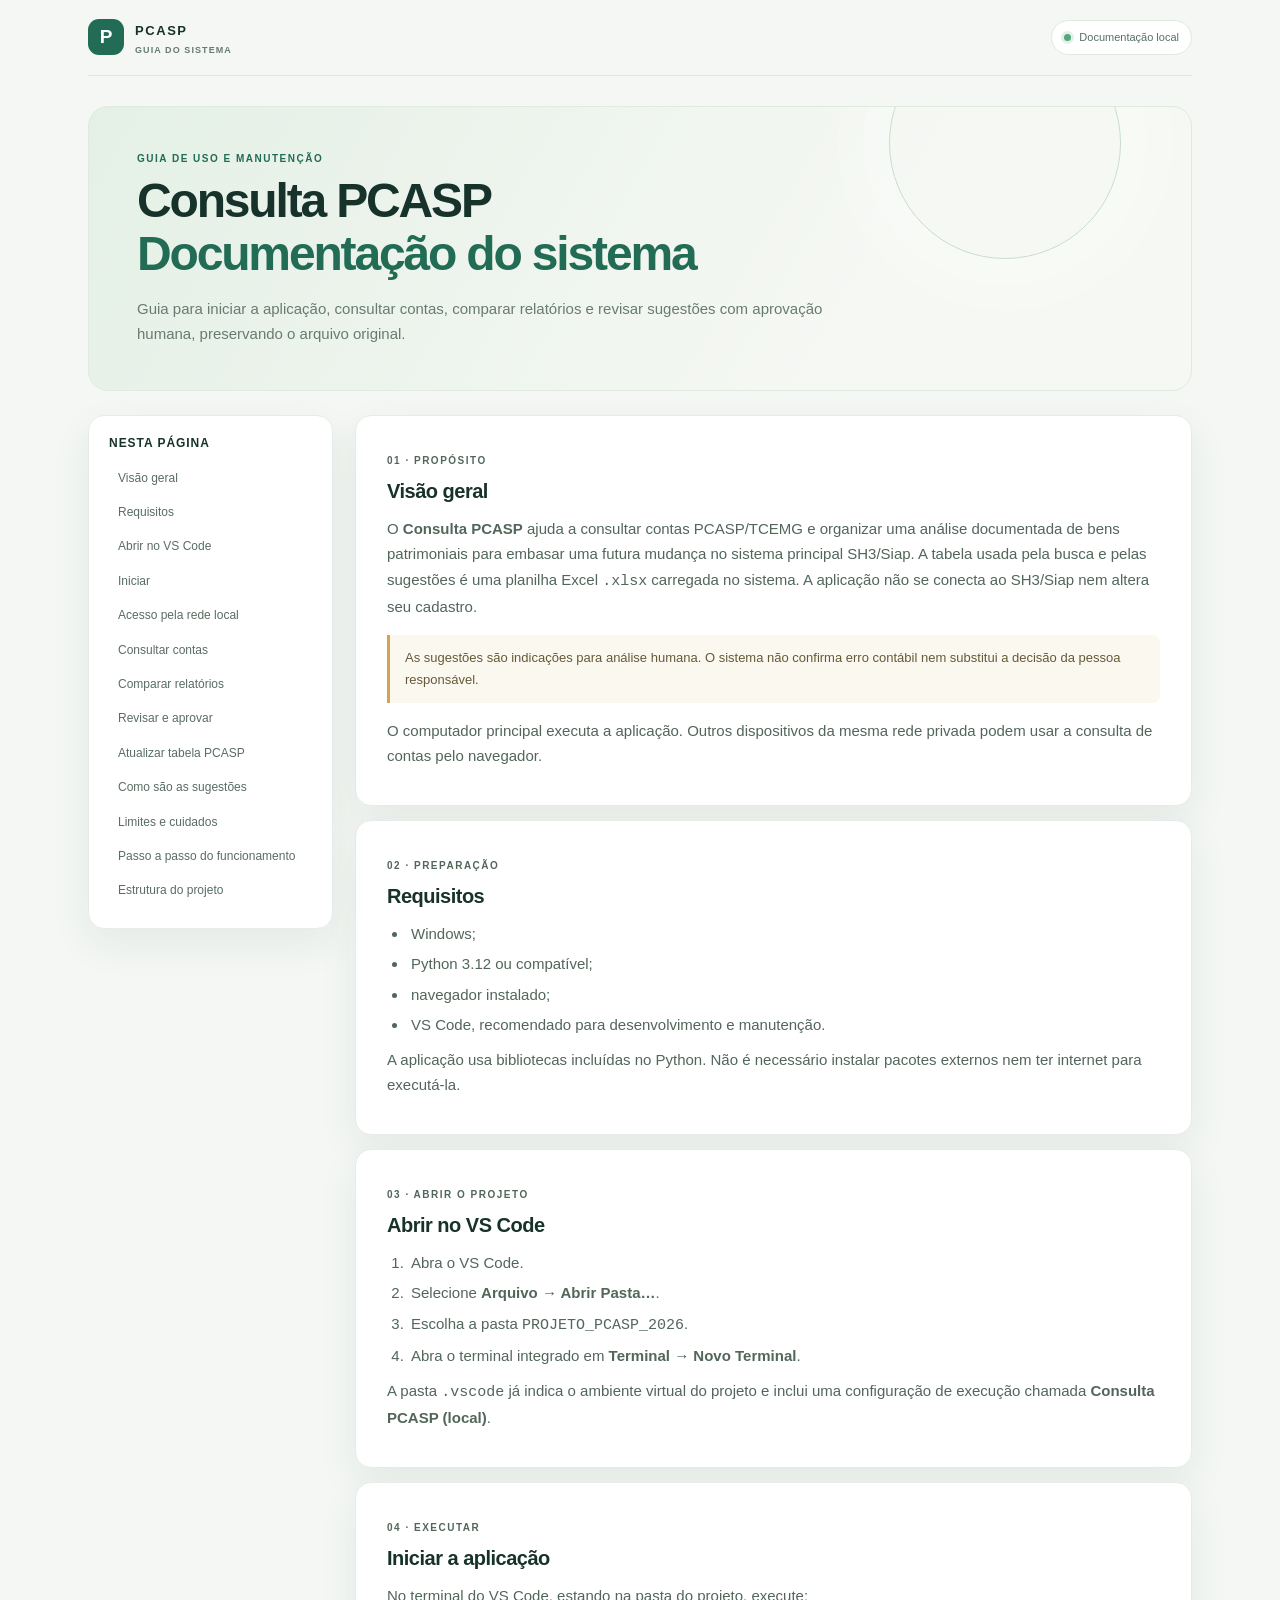
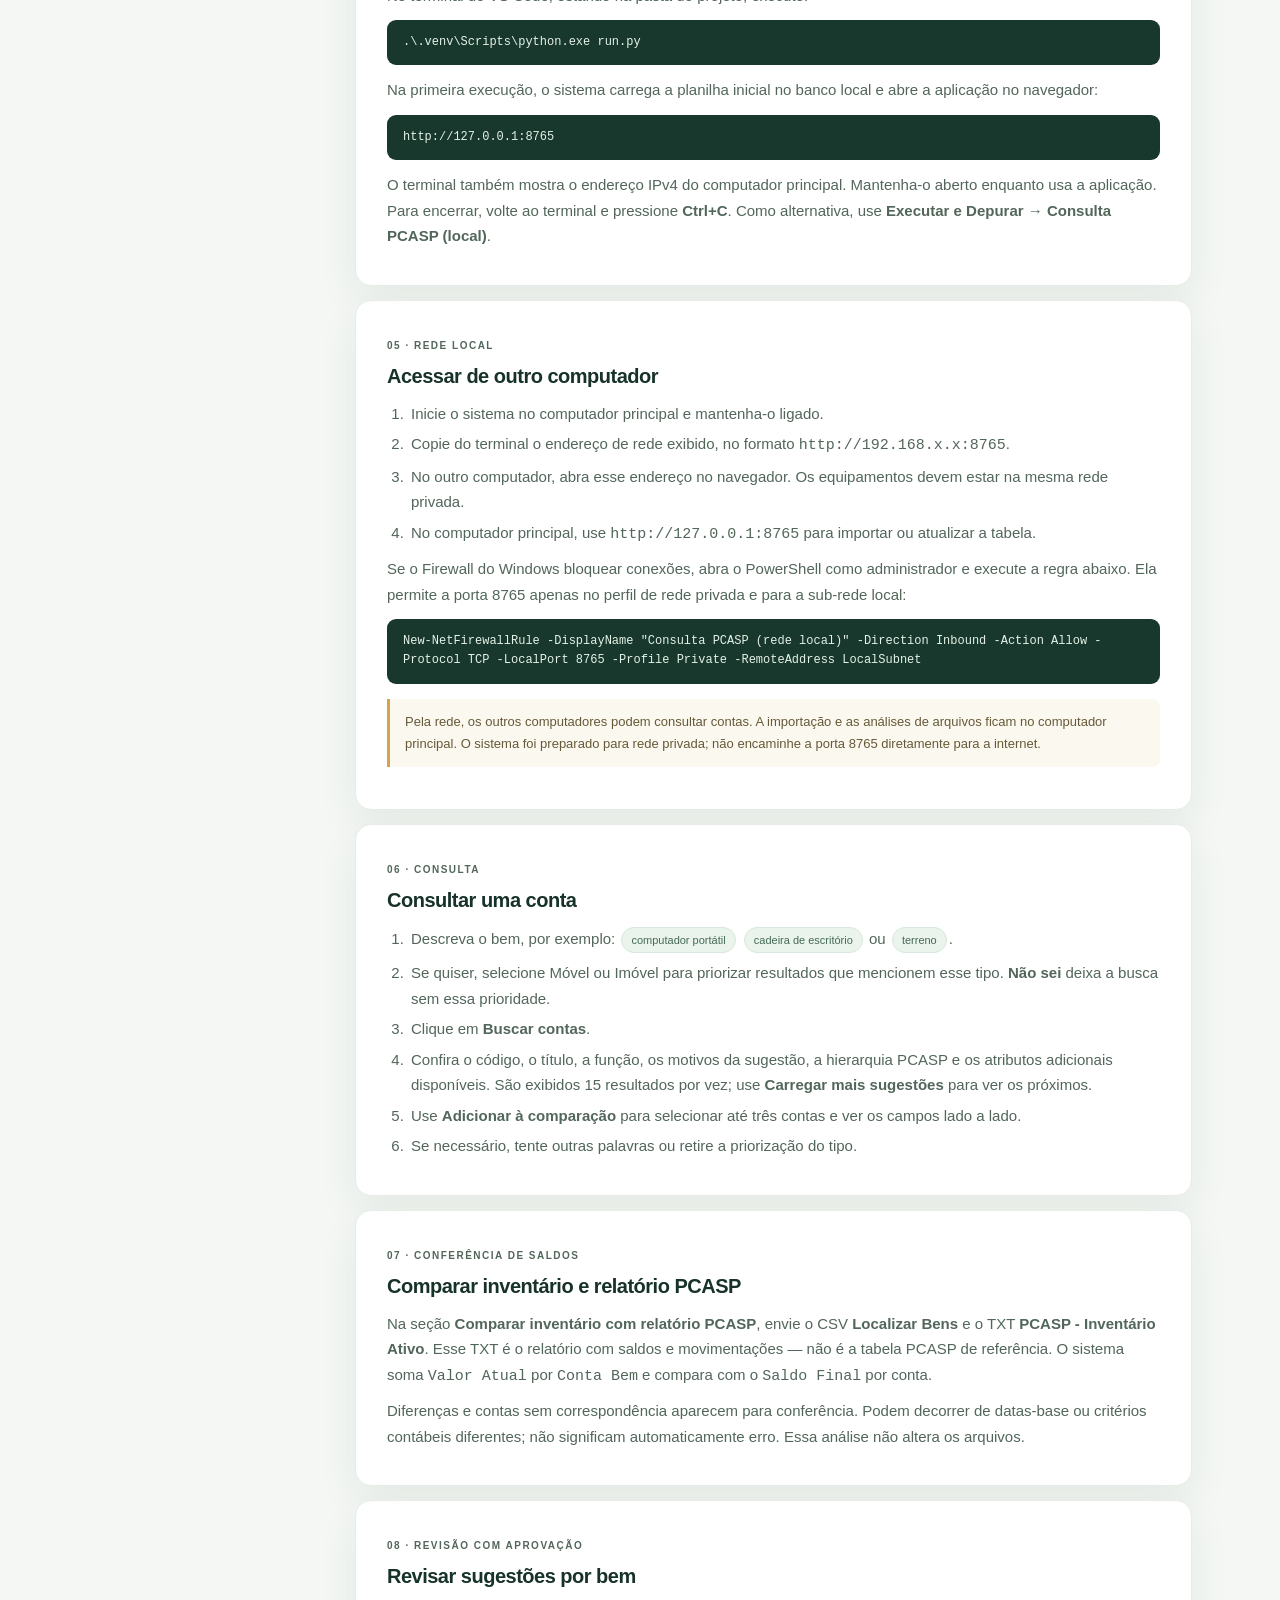
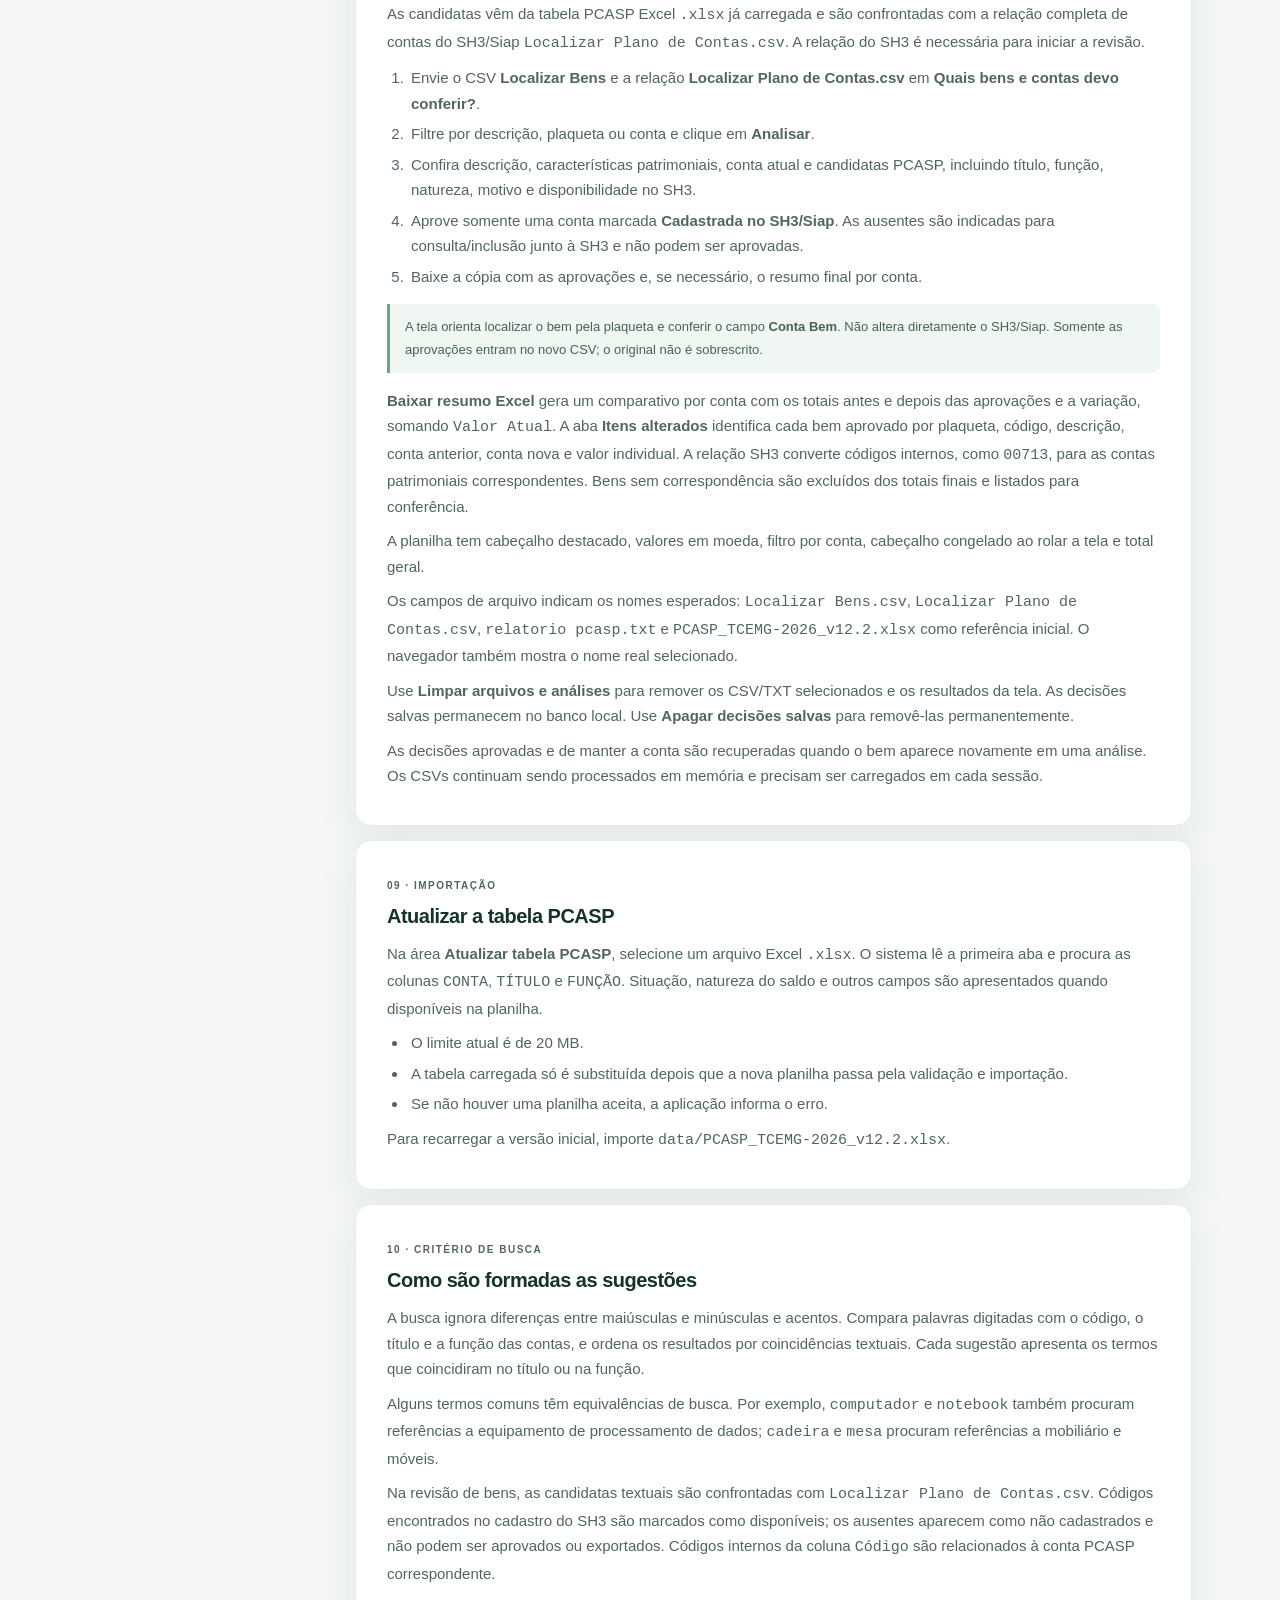
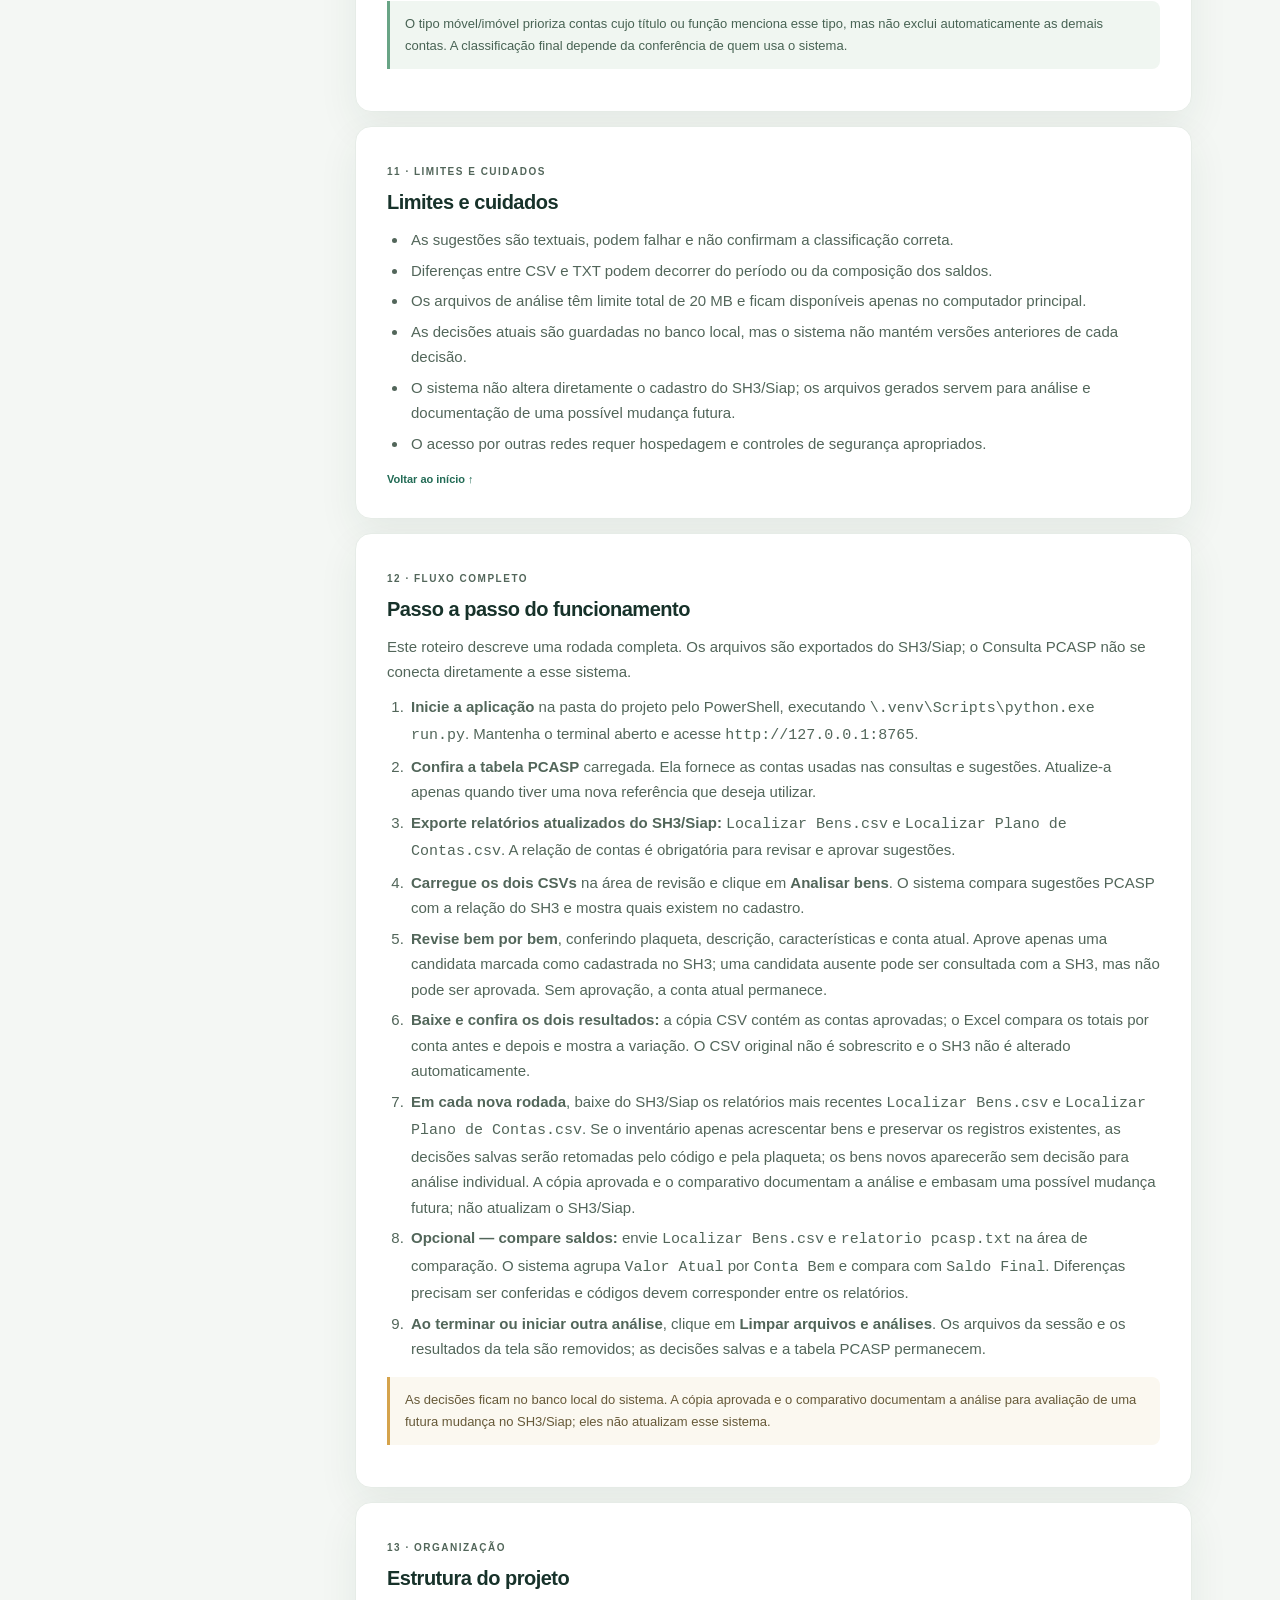
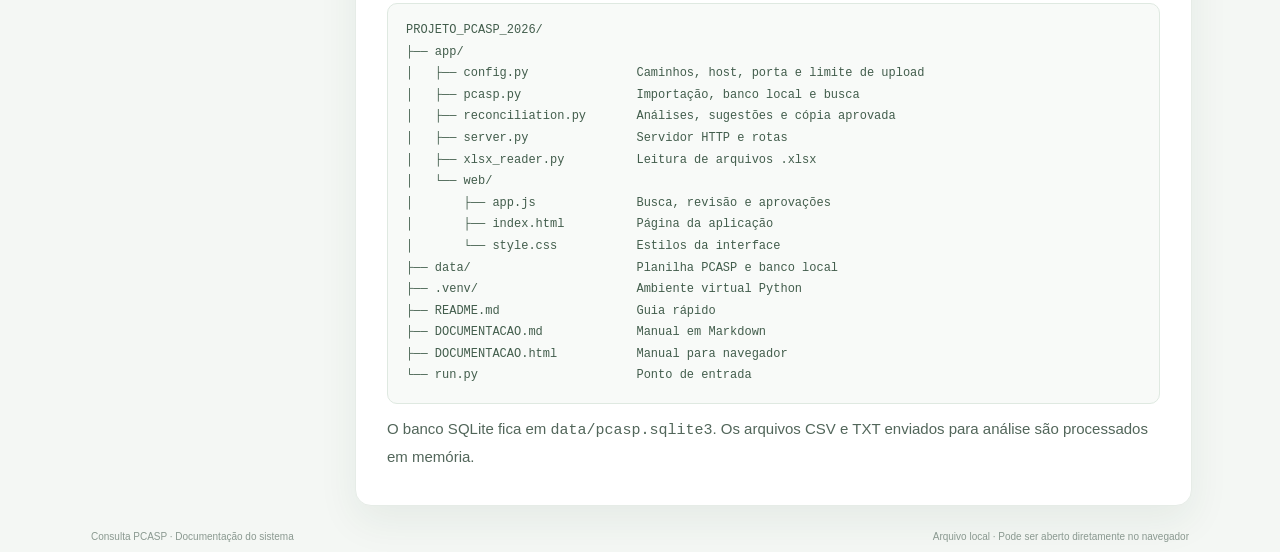
<file: DOCUMENTACAO.html>
<!doctype html>
<html lang="pt-BR">
<head>
  <meta charset="utf-8">
  <meta name="viewport" content="width=device-width, initial-scale=1">
  <meta name="theme-color" content="#f4f7f4">
  <title>Documentação | Consulta PCASP</title>
  <style>
    :root{--ink:#17322a;--green:#226b55;--muted:#687b71;--line:#dfe9e1;--paper:#fff;--bg:#f4f7f4;--soft:#eaf3ec;--gold:#d5a34c;--shadow:0 15px 40px #1c443012}
    *{box-sizing:border-box}html{scroll-behavior:smooth;scroll-padding-top:24px}body{margin:0;background:var(--bg);color:var(--ink);font:15px/1.7 "Segoe UI",Arial,sans-serif;-webkit-font-smoothing:antialiased}.layout{max-width:1160px;margin:auto;padding:0 28px}.topbar{height:76px;border-bottom:1px solid var(--line);display:flex;align-items:center;justify-content:space-between}.brand{display:flex;align-items:center;gap:11px;text-decoration:none;color:inherit}.mark{height:36px;width:36px;border-radius:11px;display:grid;place-items:center;background:var(--green);color:#fff;font-weight:800;font-size:19px}.brand-title{font-weight:800;letter-spacing:.12em;font-size:13px}.brand-sub{display:block;font-size:9px;letter-spacing:.12em;color:var(--muted);font-weight:700}.local{display:flex;align-items:center;gap:8px;font-size:11px;color:#557064;border:1px solid var(--line);border-radius:999px;background:#fff;padding:7px 12px}.dot{width:7px;height:7px;background:#52a77d;border-radius:50%;box-shadow:0 0 0 3px #e2f0e7}.hero{margin:30px 0 24px;padding:43px 48px;border-radius:20px;background:linear-gradient(120deg,#e4f0e6,#f6f8f4 72%);border:1px solid #dfebdf;position:relative;overflow:hidden}.hero:after{content:"";position:absolute;width:230px;height:230px;border:1px solid #c9ddce;border-radius:50%;right:70px;top:-80px;box-shadow:0 0 0 26px #ffffff22,0 0 0 52px #ffffff15}.eyebrow,.section-kicker{font-size:10px;text-transform:uppercase;letter-spacing:.15em;font-weight:800;color:var(--green);margin:0 0 8px}.hero h1{font-size:clamp(32px,5vw,48px);letter-spacing:-.045em;line-height:1.1;margin:0;max-width:700px}.hero h1 span{color:var(--green)}.hero p:last-child{max-width:690px;color:var(--muted);margin:15px 0 0}.content{display:grid;grid-template-columns:245px minmax(0,1fr);gap:22px;align-items:start}.nav,.doc-section{background:var(--paper);border:1px solid #e6ece7;border-radius:16px;box-shadow:var(--shadow)}.nav{position:sticky;top:18px;padding:20px}.nav h2{font:700 12px "Segoe UI",Arial,sans-serif;letter-spacing:.08em;margin:0 0 11px}.nav a{display:block;color:#596d62;text-decoration:none;font-size:12px;padding:7px 9px;border-radius:7px}.nav a:hover,.nav a:focus{background:var(--soft);color:var(--green);outline:0}.sections{display:grid;gap:14px}.doc-section{padding:27px 31px;scroll-margin-top:18px}.doc-section h2{font-size:20px;line-height:1.3;letter-spacing:-.025em;margin:0 0 12px}.doc-section h3{font-size:14px;margin:20px 0 7px}.doc-section p{margin:9px 0;color:#52665a}.doc-section ul,.doc-section ol{padding-left:21px;color:#52665a;margin:9px 0}.doc-section li{padding-left:3px;margin:5px 0}.note{border-left:3px solid var(--gold);background:#fbf8f0;padding:12px 15px;border-radius:0 8px 8px 0;color:#665938;font-size:13px;margin:15px 0}.tip{border-left:3px solid #68a485;background:#f0f6f1;padding:12px 15px;border-radius:0 8px 8px 0;color:#486354;font-size:13px;margin:15px 0}.tree{border:1px solid var(--line);background:#f8faf8;border-radius:10px;padding:16px 18px;overflow:auto;font:12px/1.8 Consolas,"Courier New",monospace;color:#425d4c}.code{display:block;overflow:auto;background:#18372d;color:#e4f2e7;border-radius:9px;padding:13px 16px;font:12px/1.6 Consolas,"Courier New",monospace;margin:12px 0}.pill{display:inline-block;background:var(--soft);border:1px solid #d8e8dc;border-radius:999px;padding:3px 9px;font-size:11px;color:#456b54;margin:2px}.footer{display:flex;justify-content:space-between;gap:15px;padding:22px 3px 35px;color:#8a9990;font-size:10px}.top-link{color:var(--green);font-size:11px;font-weight:700;text-decoration:none}.top-link:hover{text-decoration:underline}
    @media(max-width:780px){.layout{padding:0 16px}.hero{padding:32px 24px}.hero:after{right:-120px}.content{grid-template-columns:1fr}.nav{position:static;padding:16px}.nav-links{display:grid;grid-template-columns:repeat(2,minmax(0,1fr));gap:2px}.doc-section{padding:23px 21px}.footer{flex-direction:column}.topbar{height:66px}}
    @media print{body{background:#fff}.layout{max-width:none;padding:0}.topbar{height:58px}.hero,.nav,.doc-section{box-shadow:none}.content{display:block}.nav{display:none}.doc-section{break-inside:avoid;margin:10px 0}.hero:after,.local{display:none}.footer{padding-bottom:0}}
  </style>
</head>
<body>
  <div class="layout" id="topo">
    <header class="topbar">
      <a class="brand" href="#topo" aria-label="Consulta PCASP, início"><span class="mark">P</span><span><span class="brand-title">PCASP</span><span class="brand-sub">GUIA DO SISTEMA</span></span></a>
      <span class="local"><span class="dot"></span> Documentação local</span>
    </header>

    <section class="hero">
      <p class="eyebrow">GUIA DE USO E MANUTENÇÃO</p>
      <h1>Consulta PCASP<br><span>Documentação do sistema</span></h1>
      <p>Guia para iniciar a aplicação, consultar contas, comparar relatórios e revisar sugestões com aprovação humana, preservando o arquivo original.</p>
    </section>

    <div class="content">
      <nav class="nav" aria-label="Navegação da documentação">
        <h2>NESTA PÁGINA</h2>
        <div class="nav-links">
          <a href="#visao-geral">Visão geral</a>
          <a href="#requisitos">Requisitos</a>
          <a href="#vs-code">Abrir no VS Code</a>
          <a href="#iniciar">Iniciar</a>
          <a href="#rede">Acesso pela rede local</a>
          <a href="#consultar">Consultar contas</a>
          <a href="#comparar">Comparar relatórios</a>
          <a href="#revisar">Revisar e aprovar</a>
          <a href="#atualizar">Atualizar tabela PCASP</a>
          <a href="#sugestoes">Como são as sugestões</a>
          <a href="#limites">Limites e cuidados</a>
          <a href="#passo-a-passo">Passo a passo do funcionamento</a>
          <a href="#estrutura">Estrutura do projeto</a>
        </div>
      </nav>

      <main class="sections">
        <section class="doc-section" id="visao-geral">
          <p class="section-kicker">01 · Propósito</p>
          <h2>Visão geral</h2>
          <p>O <strong>Consulta PCASP</strong> ajuda a consultar contas PCASP/TCEMG e organizar uma análise documentada de bens patrimoniais para embasar uma futura mudança no sistema principal SH3/Siap. A tabela usada pela busca e pelas sugestões é uma planilha Excel <code>.xlsx</code> carregada no sistema. A aplicação não se conecta ao SH3/Siap nem altera seu cadastro.</p>
          <div class="note">As sugestões são indicações para análise humana. O sistema não confirma erro contábil nem substitui a decisão da pessoa responsável.</div>
          <p>O computador principal executa a aplicação. Outros dispositivos da mesma rede privada podem usar a consulta de contas pelo navegador.</p>
        </section>

        <section class="doc-section" id="requisitos">
          <p class="section-kicker">02 · Preparação</p>
          <h2>Requisitos</h2>
          <ul><li>Windows;</li><li>Python 3.12 ou compatível;</li><li>navegador instalado;</li><li>VS Code, recomendado para desenvolvimento e manutenção.</li></ul>
          <p>A aplicação usa bibliotecas incluídas no Python. Não é necessário instalar pacotes externos nem ter internet para executá-la.</p>
        </section>

        <section class="doc-section" id="vs-code">
          <p class="section-kicker">03 · Abrir o projeto</p>
          <h2>Abrir no VS Code</h2>
          <ol><li>Abra o VS Code.</li><li>Selecione <strong>Arquivo → Abrir Pasta…</strong>.</li><li>Escolha a pasta <code>PROJETO_PCASP_2026</code>.</li><li>Abra o terminal integrado em <strong>Terminal → Novo Terminal</strong>.</li></ol>
          <p>A pasta <code>.vscode</code> já indica o ambiente virtual do projeto e inclui uma configuração de execução chamada <strong>Consulta PCASP (local)</strong>.</p>
        </section>

        <section class="doc-section" id="iniciar">
          <p class="section-kicker">04 · Executar</p>
          <h2>Iniciar a aplicação</h2>
          <p>No terminal do VS Code, estando na pasta do projeto, execute:</p>
          <code class="code">.\.venv\Scripts\python.exe run.py</code>
          <p>Na primeira execução, o sistema carrega a planilha inicial no banco local e abre a aplicação no navegador:</p>
          <code class="code">http://127.0.0.1:8765</code>
          <p>O terminal também mostra o endereço IPv4 do computador principal. Mantenha-o aberto enquanto usa a aplicação. Para encerrar, volte ao terminal e pressione <strong>Ctrl+C</strong>. Como alternativa, use <strong>Executar e Depurar → Consulta PCASP (local)</strong>.</p>
        </section>

        <section class="doc-section" id="rede">
          <p class="section-kicker">05 · Rede local</p>
          <h2>Acessar de outro computador</h2>
          <ol><li>Inicie o sistema no computador principal e mantenha-o ligado.</li><li>Copie do terminal o endereço de rede exibido, no formato <code>http://192.168.x.x:8765</code>.</li><li>No outro computador, abra esse endereço no navegador. Os equipamentos devem estar na mesma rede privada.</li><li>No computador principal, use <code>http://127.0.0.1:8765</code> para importar ou atualizar a tabela.</li></ol>
          <p>Se o Firewall do Windows bloquear conexões, abra o PowerShell como administrador e execute a regra abaixo. Ela permite a porta 8765 apenas no perfil de rede privada e para a sub-rede local:</p>
          <code class="code">New-NetFirewallRule -DisplayName "Consulta PCASP (rede local)" -Direction Inbound -Action Allow -Protocol TCP -LocalPort 8765 -Profile Private -RemoteAddress LocalSubnet</code>
          <div class="note">Pela rede, os outros computadores podem consultar contas. A importação e as análises de arquivos ficam no computador principal. O sistema foi preparado para rede privada; não encaminhe a porta 8765 diretamente para a internet.</div>
        </section>

        <section class="doc-section" id="consultar">
          <p class="section-kicker">06 · Consulta</p>
          <h2>Consultar uma conta</h2>
          <ol><li>Descreva o bem, por exemplo: <span class="pill">computador portátil</span> <span class="pill">cadeira de escritório</span> ou <span class="pill">terreno</span>.</li><li>Se quiser, selecione Móvel ou Imóvel para priorizar resultados que mencionem esse tipo. <strong>Não sei</strong> deixa a busca sem essa prioridade.</li><li>Clique em <strong>Buscar contas</strong>.</li><li>Confira o código, o título, a função, os motivos da sugestão, a hierarquia PCASP e os atributos adicionais disponíveis. São exibidos 15 resultados por vez; use <strong>Carregar mais sugestões</strong> para ver os próximos.</li><li>Use <strong>Adicionar à comparação</strong> para selecionar até três contas e ver os campos lado a lado.</li><li>Se necessário, tente outras palavras ou retire a priorização do tipo.</li></ol>
        </section>

        <section class="doc-section" id="comparar">
          <p class="section-kicker">07 · Conferência de saldos</p>
          <h2>Comparar inventário e relatório PCASP</h2>
          <p>Na seção <strong>Comparar inventário com relatório PCASP</strong>, envie o CSV <strong>Localizar Bens</strong> e o TXT <strong>PCASP - Inventário Ativo</strong>. Esse TXT é o relatório com saldos e movimentações — não é a tabela PCASP de referência. O sistema soma <code>Valor Atual</code> por <code>Conta Bem</code> e compara com o <code>Saldo Final</code> por conta.</p>
          <p>Diferenças e contas sem correspondência aparecem para conferência. Podem decorrer de datas-base ou critérios contábeis diferentes; não significam automaticamente erro. Essa análise não altera os arquivos.</p>
        </section>

        <section class="doc-section" id="revisar">
          <p class="section-kicker">08 · Revisão com aprovação</p>
          <h2>Revisar sugestões por bem</h2>
          <p>As candidatas vêm da tabela PCASP Excel <code>.xlsx</code> já carregada e são confrontadas com a relação completa de contas do SH3/Siap <code>Localizar Plano de Contas.csv</code>. A relação do SH3 é necessária para iniciar a revisão.</p>
          <ol><li>Envie o CSV <strong>Localizar Bens</strong> e a relação <strong>Localizar Plano de Contas.csv</strong> em <strong>Quais bens e contas devo conferir?</strong>.</li><li>Filtre por descrição, plaqueta ou conta e clique em <strong>Analisar</strong>.</li><li>Confira descrição, características patrimoniais, conta atual e candidatas PCASP, incluindo título, função, natureza, motivo e disponibilidade no SH3.</li><li>Aprove somente uma conta marcada <strong>Cadastrada no SH3/Siap</strong>. As ausentes são indicadas para consulta/inclusão junto à SH3 e não podem ser aprovadas.</li><li>Baixe a cópia com as aprovações e, se necessário, o resumo final por conta.</li></ol>
          <div class="tip">A tela orienta localizar o bem pela plaqueta e conferir o campo <strong>Conta Bem</strong>. Não altera diretamente o SH3/Siap. Somente as aprovações entram no novo CSV; o original não é sobrescrito.</div>
          <p><strong>Baixar resumo Excel</strong> gera um comparativo por conta com os totais antes e depois das aprovações e a variação, somando <code>Valor Atual</code>. A aba <strong>Itens alterados</strong> identifica cada bem aprovado por plaqueta, código, descrição, conta anterior, conta nova e valor individual. A relação SH3 converte códigos internos, como <code>00713</code>, para as contas patrimoniais correspondentes. Bens sem correspondência são excluídos dos totais finais e listados para conferência.</p>
          <p>A planilha tem cabeçalho destacado, valores em moeda, filtro por conta, cabeçalho congelado ao rolar a tela e total geral.</p>
          <p>Os campos de arquivo indicam os nomes esperados: <code>Localizar Bens.csv</code>, <code>Localizar Plano de Contas.csv</code>, <code>relatorio pcasp.txt</code> e <code>PCASP_TCEMG-2026_v12.2.xlsx</code> como referência inicial. O navegador também mostra o nome real selecionado.</p>
          <p>Use <strong>Limpar arquivos e análises</strong> para remover os CSV/TXT selecionados e os resultados da tela. As decisões salvas permanecem no banco local. Use <strong>Apagar decisões salvas</strong> para removê-las permanentemente.</p>
          <p>As decisões aprovadas e de manter a conta são recuperadas quando o bem aparece novamente em uma análise. Os CSVs continuam sendo processados em memória e precisam ser carregados em cada sessão.</p>
        </section>

        <section class="doc-section" id="atualizar">
          <p class="section-kicker">09 · Importação</p>
          <h2>Atualizar a tabela PCASP</h2>
          <p>Na área <strong>Atualizar tabela PCASP</strong>, selecione um arquivo Excel <code>.xlsx</code>. O sistema lê a primeira aba e procura as colunas <code>CONTA</code>, <code>TÍTULO</code> e <code>FUNÇÃO</code>. Situação, natureza do saldo e outros campos são apresentados quando disponíveis na planilha.</p>
          <ul><li>O limite atual é de 20 MB.</li><li>A tabela carregada só é substituída depois que a nova planilha passa pela validação e importação.</li><li>Se não houver uma planilha aceita, a aplicação informa o erro.</li></ul>
          <p>Para recarregar a versão inicial, importe <code>data/PCASP_TCEMG-2026_v12.2.xlsx</code>.</p>
        </section>

        <section class="doc-section" id="sugestoes">
          <p class="section-kicker">10 · Critério de busca</p>
          <h2>Como são formadas as sugestões</h2>
          <p>A busca ignora diferenças entre maiúsculas e minúsculas e acentos. Compara palavras digitadas com o código, o título e a função das contas, e ordena os resultados por coincidências textuais. Cada sugestão apresenta os termos que coincidiram no título ou na função.</p>
          <p>Alguns termos comuns têm equivalências de busca. Por exemplo, <code>computador</code> e <code>notebook</code> também procuram referências a equipamento de processamento de dados; <code>cadeira</code> e <code>mesa</code> procuram referências a mobiliário e móveis.</p>
          <p>Na revisão de bens, as candidatas textuais são confrontadas com <code>Localizar Plano de Contas.csv</code>. Códigos encontrados no cadastro do SH3 são marcados como disponíveis; os ausentes aparecem como não cadastrados e não podem ser aprovados ou exportados. Códigos internos da coluna <code>Código</code> são relacionados à conta PCASP correspondente.</p>
          <div class="tip">O tipo móvel/imóvel prioriza contas cujo título ou função menciona esse tipo, mas não exclui automaticamente as demais contas. A classificação final depende da conferência de quem usa o sistema.</div>
        </section>

        <section class="doc-section" id="limites">
          <p class="section-kicker">11 · Limites e cuidados</p>
          <h2>Limites e cuidados</h2>
          <ul><li>As sugestões são textuais, podem falhar e não confirmam a classificação correta.</li><li>Diferenças entre CSV e TXT podem decorrer do período ou da composição dos saldos.</li><li>Os arquivos de análise têm limite total de 20 MB e ficam disponíveis apenas no computador principal.</li><li>As decisões atuais são guardadas no banco local, mas o sistema não mantém versões anteriores de cada decisão.</li><li>O sistema não altera diretamente o cadastro do SH3/Siap; os arquivos gerados servem para análise e documentação de uma possível mudança futura.</li><li>O acesso por outras redes requer hospedagem e controles de segurança apropriados.</li></ul>
          <a class="top-link" href="#topo">Voltar ao início ↑</a>
        </section>
        <section class="doc-section" id="passo-a-passo">
          <p class="section-kicker">12 · Fluxo completo</p>
          <h2>Passo a passo do funcionamento</h2>
          <p>Este roteiro descreve uma rodada completa. Os arquivos são exportados do SH3/Siap; o Consulta PCASP não se conecta diretamente a esse sistema.</p>
          <ol>
            <li><strong>Inicie a aplicação</strong> na pasta do projeto pelo PowerShell, executando <code>\.venv\Scripts\python.exe run.py</code>. Mantenha o terminal aberto e acesse <code>http://127.0.0.1:8765</code>.</li>
            <li><strong>Confira a tabela PCASP</strong> carregada. Ela fornece as contas usadas nas consultas e sugestões. Atualize-a apenas quando tiver uma nova referência que deseja utilizar.</li>
            <li><strong>Exporte relatórios atualizados do SH3/Siap:</strong> <code>Localizar Bens.csv</code> e <code>Localizar Plano de Contas.csv</code>. A relação de contas é obrigatória para revisar e aprovar sugestões.</li>
            <li><strong>Carregue os dois CSVs</strong> na área de revisão e clique em <strong>Analisar bens</strong>. O sistema compara sugestões PCASP com a relação do SH3 e mostra quais existem no cadastro.</li>
            <li><strong>Revise bem por bem</strong>, conferindo plaqueta, descrição, características e conta atual. Aprove apenas uma candidata marcada como cadastrada no SH3; uma candidata ausente pode ser consultada com a SH3, mas não pode ser aprovada. Sem aprovação, a conta atual permanece.</li>
            <li><strong>Baixe e confira os dois resultados:</strong> a cópia CSV contém as contas aprovadas; o Excel compara os totais por conta antes e depois e mostra a variação. O CSV original não é sobrescrito e o SH3 não é alterado automaticamente.</li>
            <li><strong>Em cada nova rodada</strong>, baixe do SH3/Siap os relatórios mais recentes <code>Localizar Bens.csv</code> e <code>Localizar Plano de Contas.csv</code>. Se o inventário apenas acrescentar bens e preservar os registros existentes, as decisões salvas serão retomadas pelo código e pela plaqueta; os bens novos aparecerão sem decisão para análise individual. A cópia aprovada e o comparativo documentam a análise e embasam uma possível mudança futura; não atualizam o SH3/Siap.</li>
            <li><strong>Opcional — compare saldos:</strong> envie <code>Localizar Bens.csv</code> e <code>relatorio pcasp.txt</code> na área de comparação. O sistema agrupa <code>Valor Atual</code> por <code>Conta Bem</code> e compara com <code>Saldo Final</code>. Diferenças precisam ser conferidas e códigos devem corresponder entre os relatórios.</li>
            <li><strong>Ao terminar ou iniciar outra análise</strong>, clique em <strong>Limpar arquivos e análises</strong>. Os arquivos da sessão e os resultados da tela são removidos; as decisões salvas e a tabela PCASP permanecem.</li>
          </ol>
          <div class="note">As decisões ficam no banco local do sistema. A cópia aprovada e o comparativo documentam a análise para avaliação de uma futura mudança no SH3/Siap; eles não atualizam esse sistema.</div>
        </section>
        <section class="doc-section" id="estrutura">
          <p class="section-kicker">13 · Organização</p>
          <h2>Estrutura do projeto</h2>
          <pre class="tree">PROJETO_PCASP_2026/
├── app/
│   ├── config.py               Caminhos, host, porta e limite de upload
│   ├── pcasp.py                Importação, banco local e busca
│   ├── reconciliation.py       Análises, sugestões e cópia aprovada
│   ├── server.py               Servidor HTTP e rotas
│   ├── xlsx_reader.py          Leitura de arquivos .xlsx
│   └── web/
│       ├── app.js              Busca, revisão e aprovações
│       ├── index.html          Página da aplicação
│       └── style.css           Estilos da interface
├── data/                       Planilha PCASP e banco local
├── .venv/                      Ambiente virtual Python
├── README.md                   Guia rápido
├── DOCUMENTACAO.md             Manual em Markdown
├── DOCUMENTACAO.html           Manual para navegador
└── run.py                      Ponto de entrada</pre>
          <p>O banco SQLite fica em <code>data/pcasp.sqlite3</code>. Os arquivos CSV e TXT enviados para análise são processados em memória.</p>
        </section>
      </main>
    </div>

    <footer class="footer"><span>Consulta PCASP · Documentação do sistema</span><span>Arquivo local · Pode ser aberto diretamente no navegador</span></footer>
  </div>
</body>
</html>
</file>
